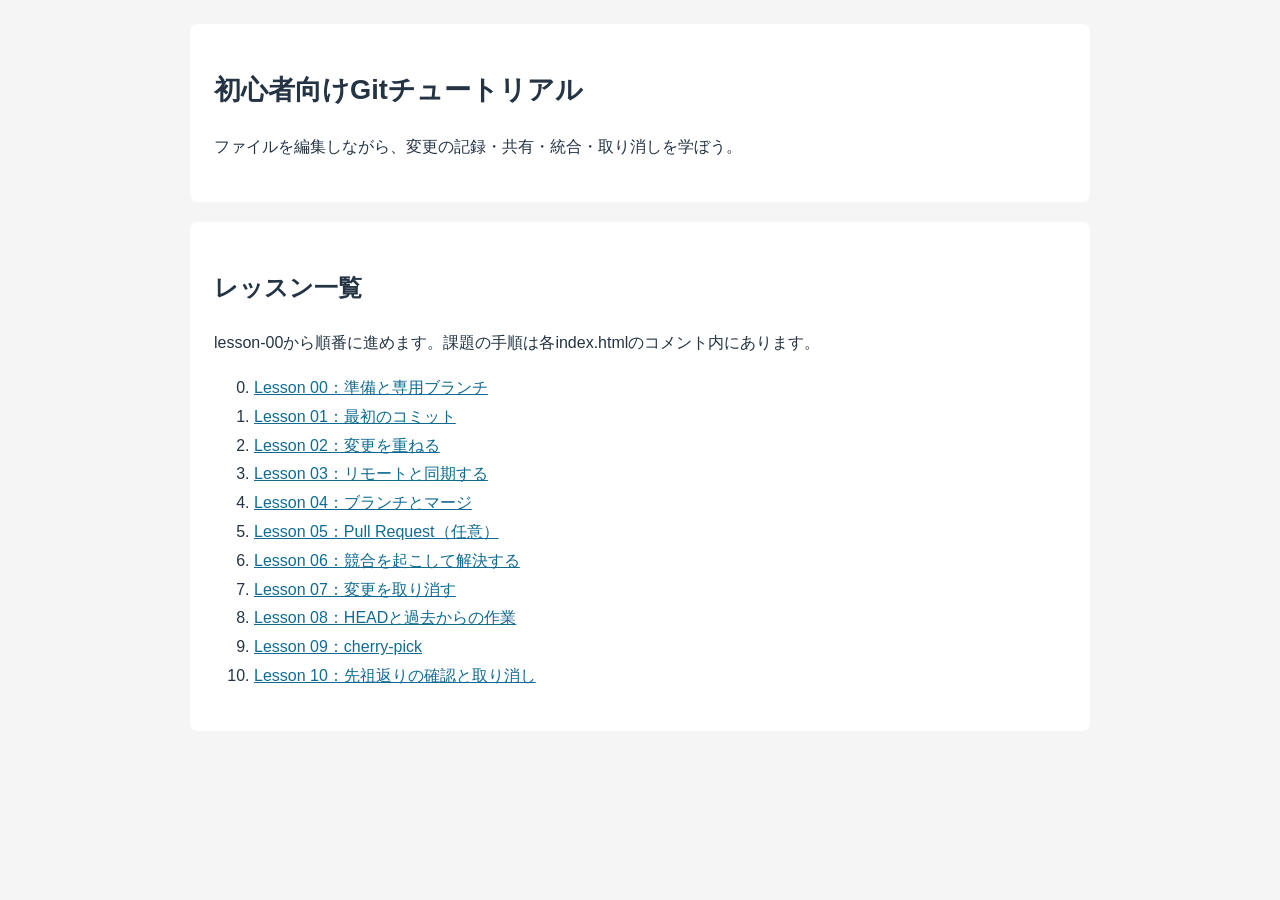
<file: index.html>
<!DOCTYPE html>
<html lang="ja">
<head>
  <meta charset="UTF-8">
  <meta name="viewport" content="width=device-width, initial-scale=1.0">
  <title>初心者向けGitチュートリアル</title>
  <link rel="stylesheet" href="assets/css/style.css">
</head>
<body>
  <header><h1>初心者向けGitチュートリアル</h1><p>ファイルを編集しながら、変更の記録・共有・統合・取り消しを学ぼう。</p></header>
  <main><h2>レッスン一覧</h2><p>lesson-00から順番に進めます。課題の手順は各index.htmlのコメント内にあります。</p><ol start="0">
      <li><a href="lesson-00/index.html">Lesson 00：準備と専用ブランチ</a></li>
      <li><a href="lesson-01/index.html">Lesson 01：最初のコミット</a></li>
      <li><a href="lesson-02/index.html">Lesson 02：変更を重ねる</a></li>
      <li><a href="lesson-03/index.html">Lesson 03：リモートと同期する</a></li>
      <li><a href="lesson-04/index.html">Lesson 04：ブランチとマージ</a></li>
      <li><a href="lesson-05/index.html">Lesson 05：Pull Request（任意）</a></li>
      <li><a href="lesson-06/index.html">Lesson 06：競合を起こして解決する</a></li>
      <li><a href="lesson-07/index.html">Lesson 07：変更を取り消す</a></li>
      <li><a href="lesson-08/index.html">Lesson 08：HEADと過去からの作業</a></li>
      <li><a href="lesson-09/index.html">Lesson 09：cherry-pick</a></li>
      <li><a href="lesson-10/index.html">Lesson 10：先祖返りの確認と取り消し</a></li>
  </ol></main>
</body>
</html>
</file>
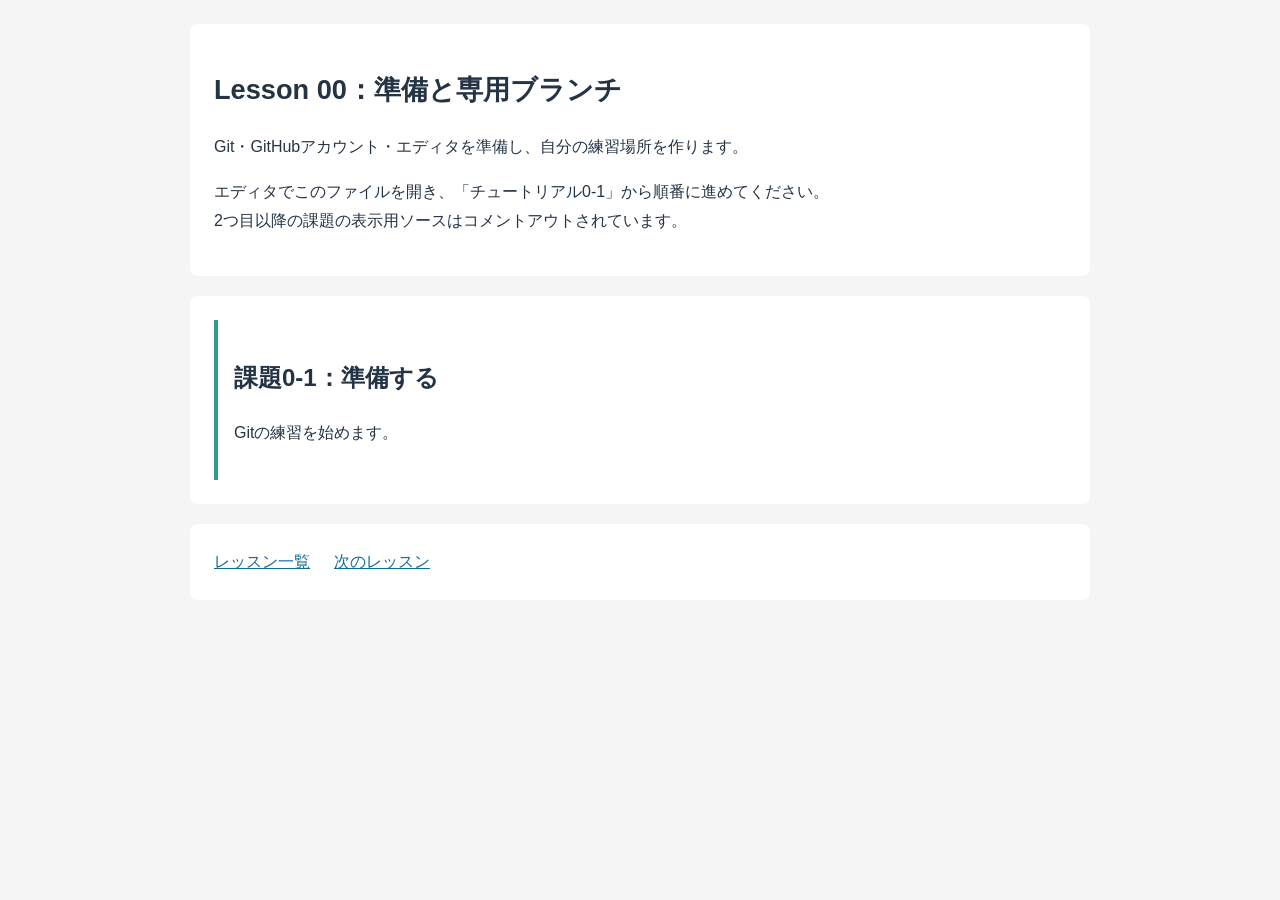
<file: lesson-00/index.html>
<!DOCTYPE html>
<html lang="ja">
<head>
  <meta charset="UTF-8">
  <meta name="viewport" content="width=device-width, initial-scale=1.0">
  <title>Lesson 00：準備と専用ブランチ | Gitチュートリアル</title>
  <link rel="stylesheet" href="../assets/css/style.css">
</head>
<body>
  <header>
    <h1>Lesson 00：準備と専用ブランチ</h1>
    <p>Git・GitHubアカウント・エディタを準備し、自分の練習場所を作ります。</p>
    <p>エディタでこのファイルを開き、「チュートリアル0-1」から順番に進めてください。<br>2つ目以降の課題の表示用ソースはコメントアウトされています。</p>
  </header>
  <main>
  <!--
    【チュートリアル0-1】準備する
    1. GitHubでこのリポジトリを自分のアカウントへForkしてください。READMEの手順ですでにFork済みなら、そのForkを使います。
    2. 自分のForkのURLで git clone <URL> を実行し、作成されたフォルダへ移動します。すでにclone済みなら、同じフォルダを使います。
    3. git --version と git remote -v でGitとorigin（自分のFork）を確認します。
    4. git config user.name と git config user.email を確認します。未設定なら git config user.name "名前" と git config user.email "メール" で、このリポジトリに設定します。
    5. 完了条件：originが自分のForkを指し、コミット用の名前とメールが設定されている。
  -->
  <section>
    <h2>課題0-1：準備する</h2>
    <p>Gitの練習を始めます。</p>
  </section>
  <!--
    【チュートリアル0-2】専用ブランチを作る
    1. この課題のソースを囲むコメントを解除します。
    2. 以降のコマンド内の yourname は自分の識別名に置き換えます。
    3. git switch -c practice/yourname で専用のマージ先を作ります。
    4. git push -u origin practice/yourname で、専用ブランチをリモートへプッシュします。認証が必要な場合はGitHubの案内に従います。
    5. この課題ではファイルをコミットせず、git restore lesson-00/index.html でコメント解除を取り消します。
    6. 完了条件：未コミットの変更がなく、GitHubに practice/yourname がある。既存コミットを指すブランチなので、空コミットは不要です。
    7. 次のlesson-01から、この専用ブランチで順番に進めます。
  -->
  <!-- 次の課題のソース：この下のコメント開始行と、ソースの後のコメント終了行だけを削除します -->
  <!--
  <section>
    <h2>課題0-2：専用ブランチを作る</h2>
    <p>自分専用の練習ブランチを作りました。</p>
  </section>
  -->
  <!-- 次の課題のソースはここまで -->
  </main>
  <nav><a href="../index.html">レッスン一覧</a> <a href="../lesson-01/index.html">次のレッスン</a></nav>
</body>
</html>
</file>
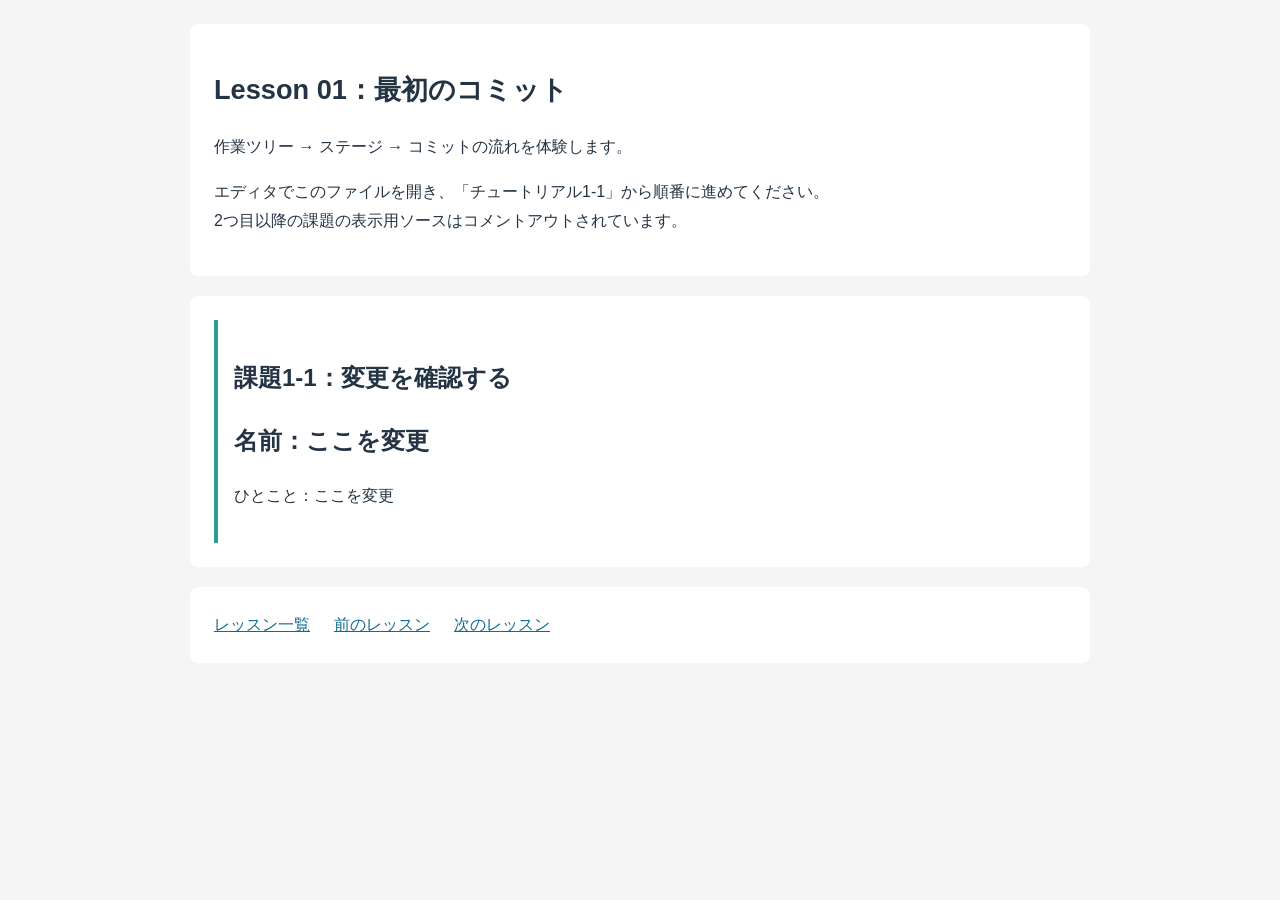
<file: lesson-01/index.html>
<!DOCTYPE html>
<html lang="ja">
<head>
  <meta charset="UTF-8">
  <meta name="viewport" content="width=device-width, initial-scale=1.0">
  <title>Lesson 01：最初のコミット | Gitチュートリアル</title>
  <link rel="stylesheet" href="../assets/css/style.css">
</head>
<body>
  <header>
    <h1>Lesson 01：最初のコミット</h1>
    <p>作業ツリー → ステージ → コミットの流れを体験します。</p>
    <p>エディタでこのファイルを開き、「チュートリアル1-1」から順番に進めてください。<br>2つ目以降の課題の表示用ソースはコメントアウトされています。</p>
  </header>
  <main>
  <!--
    【チュートリアル1-1】変更を確認する
    1. git switch practice/yourname と git status で作業場所を確認します。
    2. 下の「名前」と「ひとこと」を自分の自己紹介に変更し、保存してブラウザで確認します。
    3. git diff -- lesson-01/index.html で、変更した行を確認します。
    4. 完了条件：画面と差分に自分の自己紹介が表示される。
  -->
  <section>
    <h2>課題1-1：変更を確認する</h2>
    <div>
      <h2>名前：ここを変更</h2>
      <p>ひとこと：ここを変更</p>
    </div>
  </section>
  <!--
    【チュートリアル1-2】ステージして記録する
    1. この課題のソースを囲むコメントを解除します。
    2. git add lesson-01/index.html でステージします。
    3. git diff --staged でコミットする内容を確認します。git diff は未ステージの差分を表示するので、空でも正常です。
    4. git commit -m "自己紹介を追加" を実行します。
    5. git status と git log -1 --oneline で結果を確認します。
    6. 完了条件：変更が記録され、未コミットの変更がない。
  -->
  <!-- 次の課題のソース：この下のコメント開始行と、ソースの後のコメント終了行だけを削除します -->
  <!--
  <section>
    <h2>課題1-2：ステージして記録する</h2>
    <p>初めてのコミットを記録しました。</p>
  </section>
  -->
  <!-- 次の課題のソースはここまで -->
  </main>
  <nav><a href="../index.html">レッスン一覧</a> <a href="../lesson-00/index.html">前のレッスン</a> <a href="../lesson-02/index.html">次のレッスン</a></nav>
</body>
</html>
</file>
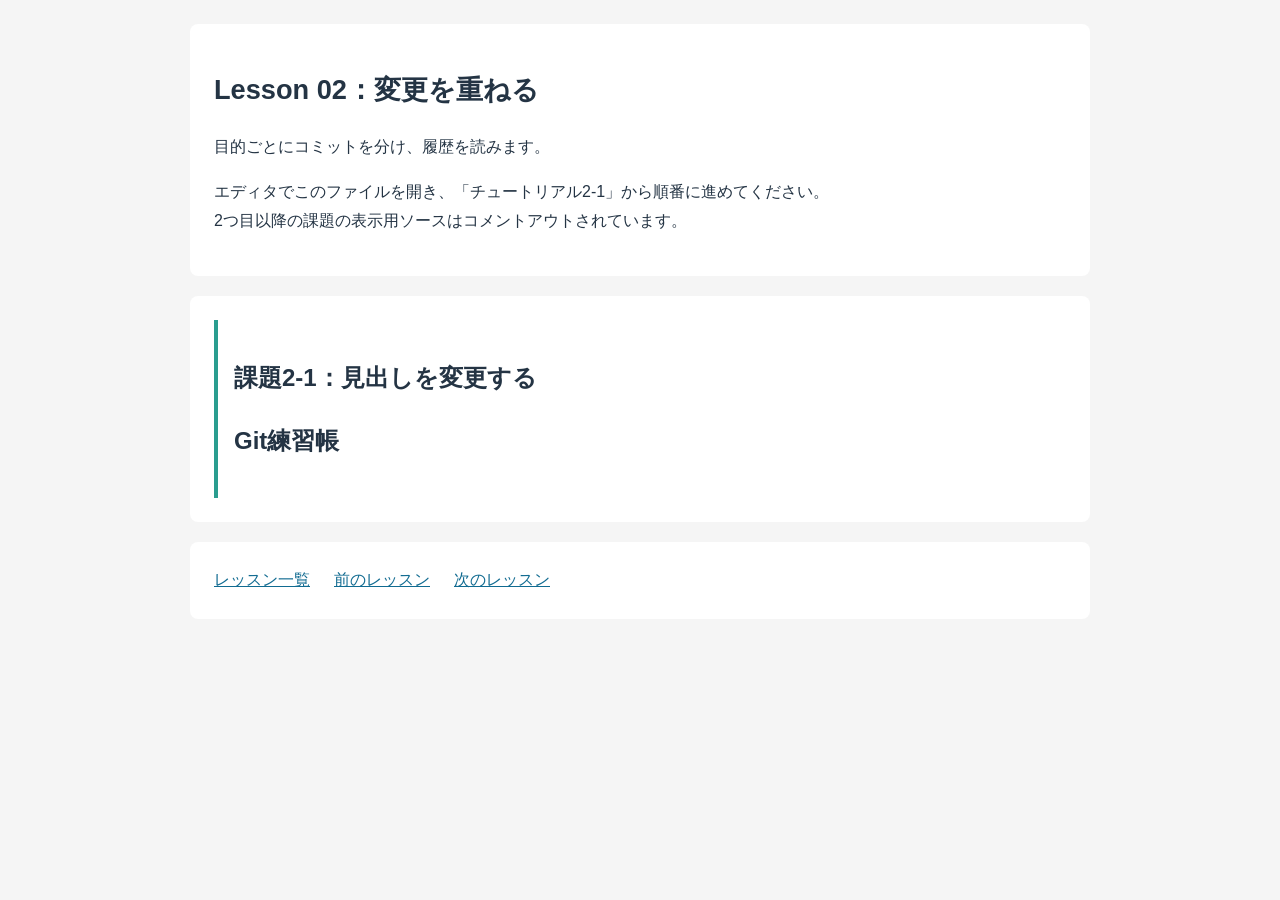
<file: lesson-02/index.html>
<!DOCTYPE html>
<html lang="ja">
<head>
  <meta charset="UTF-8">
  <meta name="viewport" content="width=device-width, initial-scale=1.0">
  <title>Lesson 02：変更を重ねる | Gitチュートリアル</title>
  <link rel="stylesheet" href="../assets/css/style.css">
</head>
<body>
  <header>
    <h1>Lesson 02：変更を重ねる</h1>
    <p>目的ごとにコミットを分け、履歴を読みます。</p>
    <p>エディタでこのファイルを開き、「チュートリアル2-1」から順番に進めてください。<br>2つ目以降の課題の表示用ソースはコメントアウトされています。</p>
  </header>
  <main>
  <!--
    【チュートリアル2-1】見出しを変更する
    1. 下の見出しを「わたしのGit練習帳」に変更します。
    2. git diff で確認し、git add lesson-02/index.html と git commit -m "練習帳の見出しを変更" を実行します。
    3. 完了条件：見出しの変更だけを記録したコミットがある。
  -->
  <section>
    <h2>課題2-1：見出しを変更する</h2>
    <h2>Git練習帳</h2>
  </section>
  <!--
    【チュートリアル2-2】別の変更を記録する
    1. この課題のソースを囲むコメントを解除します。
    2. 下のp要素に style="color: teal;" を追加します。
    3. git diff で確認し、git add lesson-02/index.html と git commit -m "練習メモに色を付ける" を実行します。
    4. git log --oneline -5 と git show HEAD で履歴と最新の変更を確認します。
    5. 完了条件：見出しと色の変更が別々のコミットになっている。
  -->
  <!-- 次の課題のソース：この下のコメント開始行と、ソースの後のコメント終了行だけを削除します -->
  <!--
  <section>
    <h2>課題2-2：別の変更を記録する</h2>
    <p>少しずつ変更を記録します。</p>
  </section>
  -->
  <!-- 次の課題のソースはここまで -->
  </main>
  <nav><a href="../index.html">レッスン一覧</a> <a href="../lesson-01/index.html">前のレッスン</a> <a href="../lesson-03/index.html">次のレッスン</a></nav>
</body>
</html>
</file>
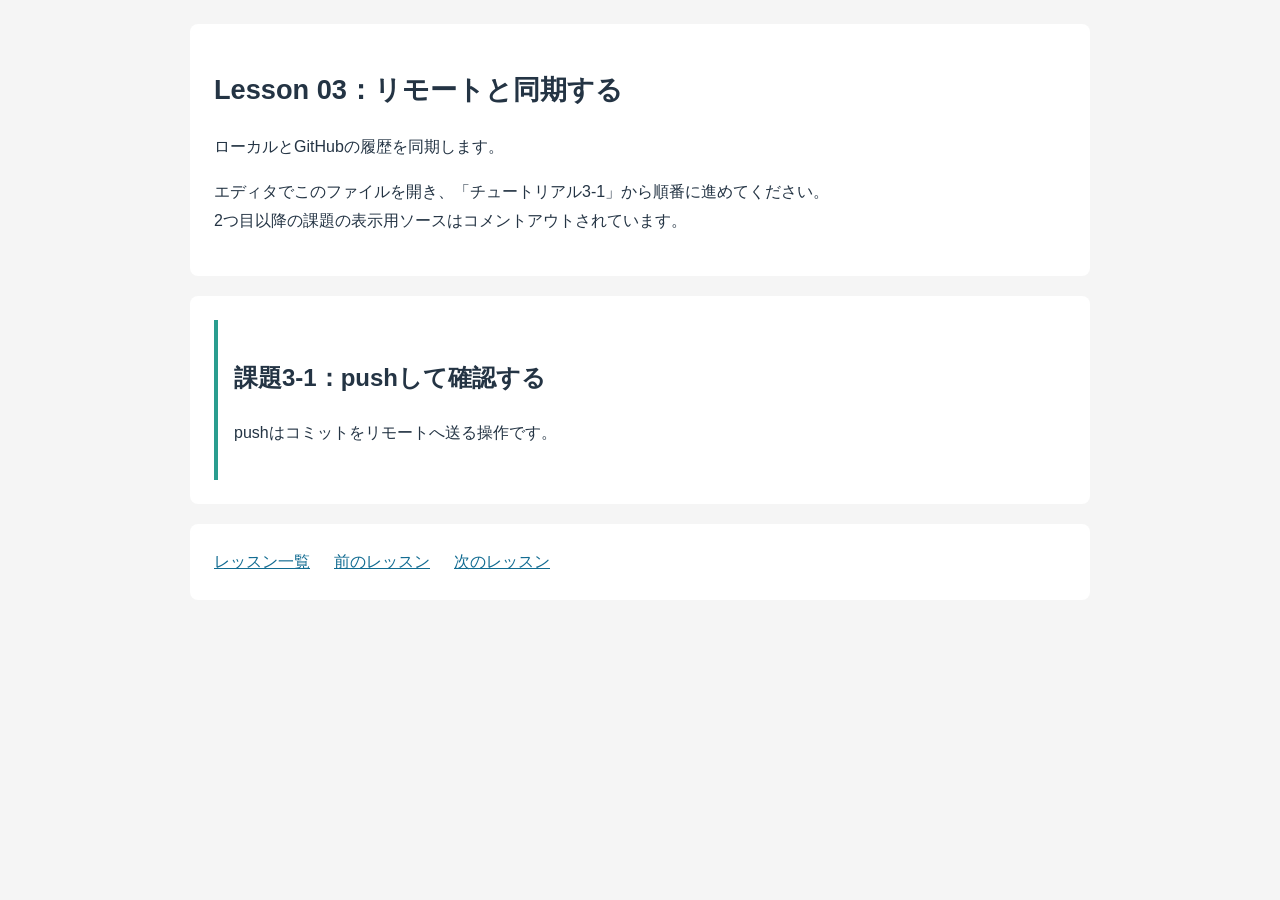
<file: lesson-03/index.html>
<!DOCTYPE html>
<html lang="ja">
<head>
  <meta charset="UTF-8">
  <meta name="viewport" content="width=device-width, initial-scale=1.0">
  <title>Lesson 03：リモートと同期する | Gitチュートリアル</title>
  <link rel="stylesheet" href="../assets/css/style.css">
</head>
<body>
  <header>
    <h1>Lesson 03：リモートと同期する</h1>
    <p>ローカルとGitHubの履歴を同期します。</p>
    <p>エディタでこのファイルを開き、「チュートリアル3-1」から順番に進めてください。<br>2つ目以降の課題の表示用ソースはコメントアウトされています。</p>
  </header>
  <main>
  <!--
    【チュートリアル3-1】pushして確認する
    1. 未コミットの変更がないことを確認します。
    2. git push を実行します。
    3. GitHubで practice/yourname を選び、lesson-02/index.html とコミット履歴を確認します。
    4. 完了条件：ローカルで作成したコミットがGitHubでも見える。
  -->
  <section>
    <h2>課題3-1：pushして確認する</h2>
    <p>pushはコミットをリモートへ送る操作です。</p>
  </section>
  <!--
    【チュートリアル3-2】fetchして取り込む
    1. この課題のソースを囲むコメントはまだ解除しません。最初に未コミットの変更がないことを確認します。
    2. GitHubの practice/yourname 上で、このファイルの下にある「同期前」を「同期できました」に編集し、同じブランチへ直接コミットします。
    3. ローカルで git fetch origin を実行します。fetchだけでは作業ファイルは変わりません。
    4. git log --oneline HEAD..origin/practice/yourname で取得したコミットを確認します。
    5. git pull --ff-only で取り込みます。失敗したらローカル側にも独自コミットがないか確認し、この演習ではforce pushせず履歴を見比べます。
    6. 取り込めたら、この課題のソースを囲むコメントを解除し、git add lesson-03/index.html と git commit -m "同期結果を表示"、git push を実行します。
    7. 完了条件：画面に「同期できました」が表示され、未コミットの変更がないこと。
  -->
  <!-- 次の課題のソース：この下のコメント開始行と、ソースの後のコメント終了行だけを削除します -->
  <!--
  <section>
    <h2>課題3-2：fetchして取り込む</h2>
    <p>同期前</p>
  </section>
  -->
  <!-- 次の課題のソースはここまで -->
  </main>
  <nav><a href="../index.html">レッスン一覧</a> <a href="../lesson-02/index.html">前のレッスン</a> <a href="../lesson-04/index.html">次のレッスン</a></nav>
</body>
</html>
</file>
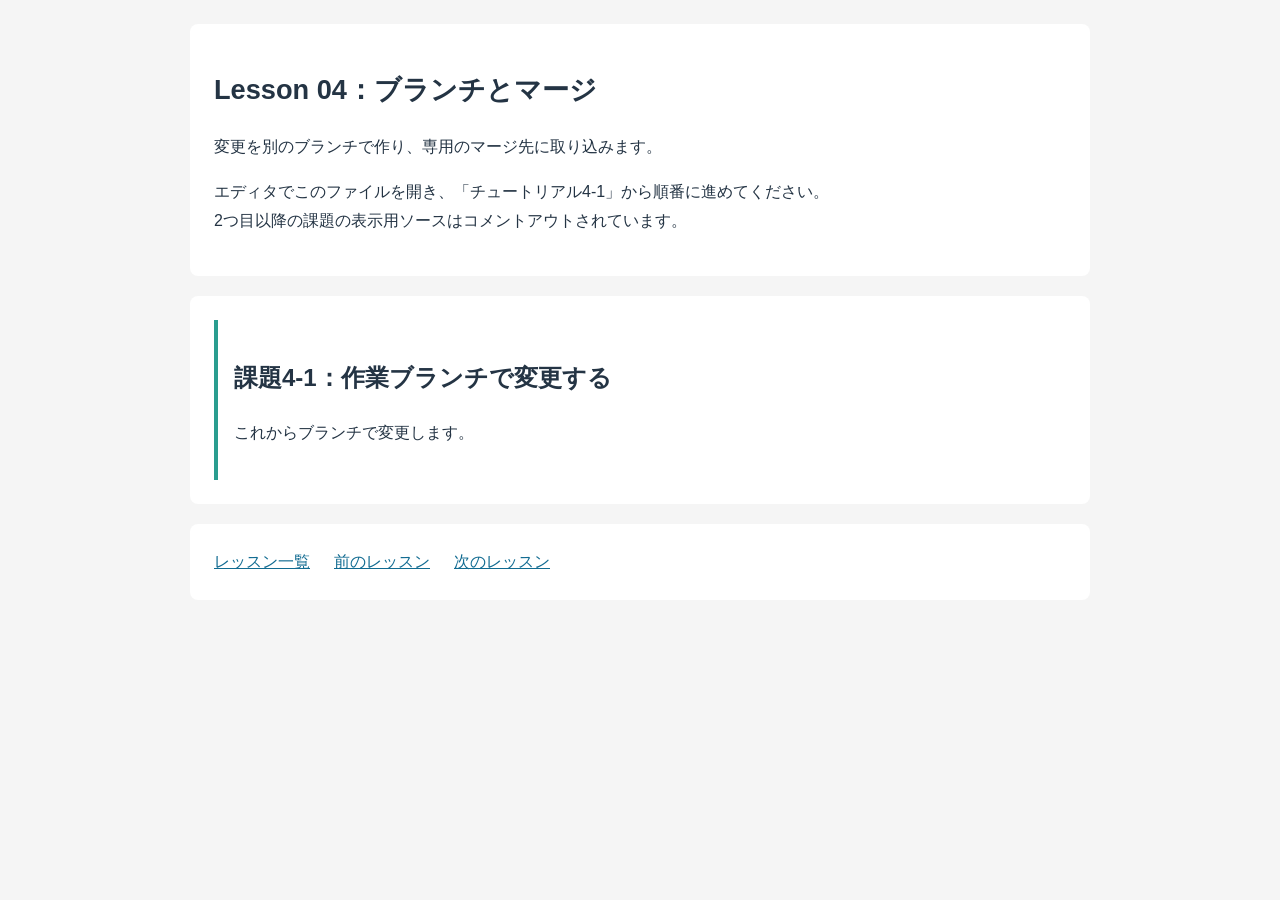
<file: lesson-04/index.html>
<!DOCTYPE html>
<html lang="ja">
<head>
  <meta charset="UTF-8">
  <meta name="viewport" content="width=device-width, initial-scale=1.0">
  <title>Lesson 04：ブランチとマージ | Gitチュートリアル</title>
  <link rel="stylesheet" href="../assets/css/style.css">
</head>
<body>
  <header>
    <h1>Lesson 04：ブランチとマージ</h1>
    <p>変更を別のブランチで作り、専用のマージ先に取り込みます。</p>
    <p>エディタでこのファイルを開き、「チュートリアル4-1」から順番に進めてください。<br>2つ目以降の課題の表示用ソースはコメントアウトされています。</p>
  </header>
  <main>
  <!--
    【チュートリアル4-1】作業ブランチで変更する
    1. git switch practice/yourname と git status で、専用ブランチにいて未コミットの変更がないことを確認します。
    2. git switch -c feature/yourname-lesson-04 で作業ブランチを作ります。
    3. 下の文章を「ブランチで作った変更です」に変更します。
    4. git add lesson-04/index.html と git commit -m "ブランチで案内文を変更" を実行します。
    5. 完了条件：作業ブランチに新しいコミットがある。
  -->
  <section>
    <h2>課題4-1：作業ブランチで変更する</h2>
    <p>これからブランチで変更します。</p>
  </section>
  <!--
    【チュートリアル4-2】専用ブランチへマージする
    1. この課題のソースを囲むコメントはマージが終わってから解除します。
    2. git switch practice/yourname で戻り、文章が変更前に戻ることを確認します。
    3. git merge --no-ff feature/yourname-lesson-04 -m "lesson-04の変更を統合" を実行します。
    4. git log --graph --oneline --all -12 で分岐と統合を確認します。
    5. この課題のソースを囲むコメントを解除し、git add lesson-04/index.html と git commit -m "マージの完了を記録"、git push を実行します。
    6. 完了条件：専用ブランチにも変更があり、マージコミットを確認できる。
  -->
  <!-- 次の課題のソース：この下のコメント開始行と、ソースの後のコメント終了行だけを削除します -->
  <!--
  <section>
    <h2>課題4-2：専用ブランチへマージする</h2>
    <p>ブランチの変更を統合しました。</p>
  </section>
  -->
  <!-- 次の課題のソースはここまで -->
  </main>
  <nav><a href="../index.html">レッスン一覧</a> <a href="../lesson-03/index.html">前のレッスン</a> <a href="../lesson-05/index.html">次のレッスン</a></nav>
</body>
</html>
</file>
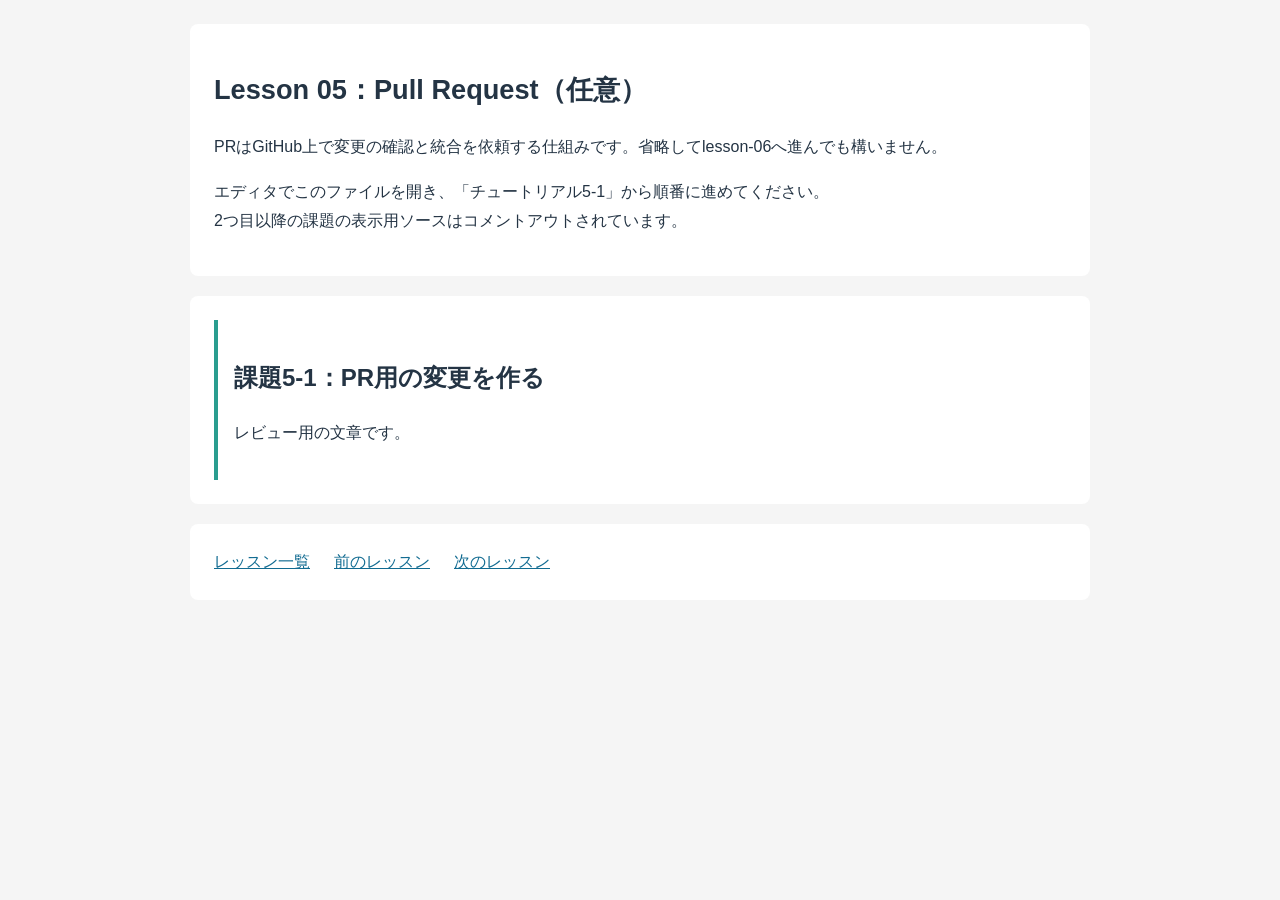
<file: lesson-05/index.html>
<!DOCTYPE html>
<html lang="ja">
<head>
  <meta charset="UTF-8">
  <meta name="viewport" content="width=device-width, initial-scale=1.0">
  <title>Lesson 05：Pull Request（任意） | Gitチュートリアル</title>
  <link rel="stylesheet" href="../assets/css/style.css">
</head>
<body>
  <header>
    <h1>Lesson 05：Pull Request（任意）</h1>
    <p>PRはGitHub上で変更の確認と統合を依頼する仕組みです。省略してlesson-06へ進んでも構いません。</p>
    <p>エディタでこのファイルを開き、「チュートリアル5-1」から順番に進めてください。<br>2つ目以降の課題の表示用ソースはコメントアウトされています。</p>
  </header>
  <main>
  <!--
    【チュートリアル5-1】PR用の変更を作る
    1. git switch practice/yourname で、未コミットの変更がないことを確認します。
    2. git switch -c feature/yourname-lesson-05 を実行します。
    3. 下の文章を「レビューをお願いします」に変更します。
    4. git add lesson-05/index.html と git commit -m "レビュー用の文章を追加" を実行します。
    5. git push -u origin feature/yourname-lesson-05 を実行します。
    6. 完了条件：GitHubに作業ブランチがある。
  -->
  <section>
    <h2>課題5-1：PR用の変更を作る</h2>
    <p>レビュー用の文章です。</p>
  </section>
  <!--
    【チュートリアル5-2】PRで統合する
    1. この課題のソースを囲むコメントはPRのマージとpullが終わってから解除します。
    2. 自分のFork内で、baseを practice/yourname、compareを feature/yourname-lesson-05 にしたPRを作成します。元の教材リポジトリ宛てにしないよう確認してください。
    3. 目的・変更内容・確認したことを書き、Files changedで差分を読みます。
    4. 自分で確認するか、協力者にレビューしてもらい、PRをマージします。
    5. git switch practice/yourname と git pull --ff-only で反映します。
    6. この課題のソースを囲むコメントを解除し、git add lesson-05/index.html と git commit -m "PRの完了を記録"、git push を実行します。
    7. 完了条件：PRがMergedとなり、ローカルにも変更がある。
  -->
  <!-- 次の課題のソース：この下のコメント開始行と、ソースの後のコメント終了行だけを削除します -->
  <!--
  <section>
    <h2>課題5-2：PRで統合する</h2>
    <p>PRの差分を確認して統合しました。</p>
  </section>
  -->
  <!-- 次の課題のソースはここまで -->
  </main>
  <nav><a href="../index.html">レッスン一覧</a> <a href="../lesson-04/index.html">前のレッスン</a> <a href="../lesson-06/index.html">次のレッスン</a></nav>
</body>
</html>
</file>
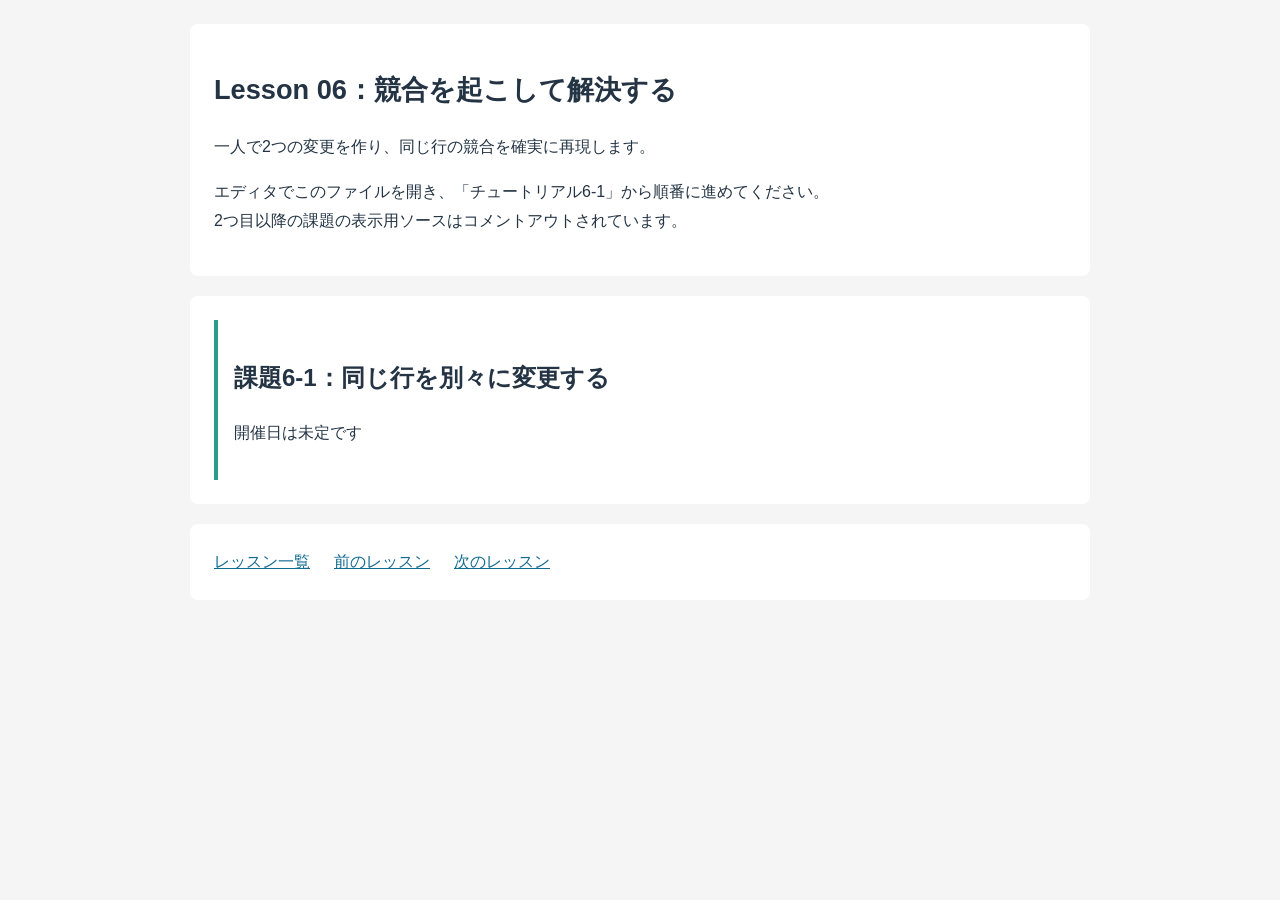
<file: lesson-06/index.html>
<!DOCTYPE html>
<html lang="ja">
<head>
  <meta charset="UTF-8">
  <meta name="viewport" content="width=device-width, initial-scale=1.0">
  <title>Lesson 06：競合を起こして解決する | Gitチュートリアル</title>
  <link rel="stylesheet" href="../assets/css/style.css">
</head>
<body>
  <header>
    <h1>Lesson 06：競合を起こして解決する</h1>
    <p>一人で2つの変更を作り、同じ行の競合を確実に再現します。</p>
    <p>エディタでこのファイルを開き、「チュートリアル6-1」から順番に進めてください。<br>2つ目以降の課題の表示用ソースはコメントアウトされています。</p>
  </header>
  <main>
  <!--
    【チュートリアル6-1】同じ行を別々に変更する
    1. git switch practice/yourname で未コミットの変更がないことを確認します。
    2. git switch -c feature/yourname-lesson-06-a を実行します。
    3. 下の「開催日は未定です」を「開催日は土曜日です」に変更し、git add lesson-06/index.html と git commit -m "開催日を土曜日に変更" を実行します。
    4. git switch practice/yourname の後、git switch -c feature/yourname-lesson-06-b を実行します。Aから作らないことがポイントです。
    5. 同じ行を「開催日は日曜日です」に変更し、git add lesson-06/index.html と git commit -m "開催日を日曜日に変更" を実行します。
    6. 完了条件：同じ分岐元から作ったAとBで、同じ行の内容が異なる。
  -->
  <section>
    <h2>課題6-1：同じ行を別々に変更する</h2>
    <p>開催日は未定です</p>
  </section>
  <!--
    【チュートリアル6-2】競合を解決する
    1. この課題のソースを囲むコメントは、競合の解決後に解除します。
    2. git switch practice/yourname の後、git merge feature/yourname-lesson-06-a を実行します。
    3. git merge feature/yourname-lesson-06-b を実行すると、CONFLICTが発生します。git statusで確認します。
    4. ファイル内の競合マーカー（小なり記号7個、等号7個、大なり記号7個）と両方の文章を確認します。
    5. この演習では「開催日は土日です」を残す方針とし、競合マーカーと不要な行を消します。現実の作業では意図を確認して決めます。
    6. ブラウザで表示を確認し、git add lesson-06/index.html と git commit -m "開催日の競合を解決" を実行します。
    7. この課題のソースを囲むコメントを解除し、git add lesson-06/index.html と git commit -m "競合解決の完了を記録"、git push を実行します。
    8. 完了条件：未コミットの変更がなく、画面に「開催日は土日です」が表示される。
    9. 途中でマージをやり直す場合：解決コミット前なら git merge --abort でマージ開始前に戻せます。
  -->
  <!-- 次の課題のソース：この下のコメント開始行と、ソースの後のコメント終了行だけを削除します -->
  <!--
  <section>
    <h2>課題6-2：競合を解決する</h2>
    <p>両方の変更の意図を確認して解決しました。</p>
  </section>
  -->
  <!-- 次の課題のソースはここまで -->
  </main>
  <nav><a href="../index.html">レッスン一覧</a> <a href="../lesson-05/index.html">前のレッスン</a> <a href="../lesson-07/index.html">次のレッスン</a></nav>
</body>
</html>
</file>
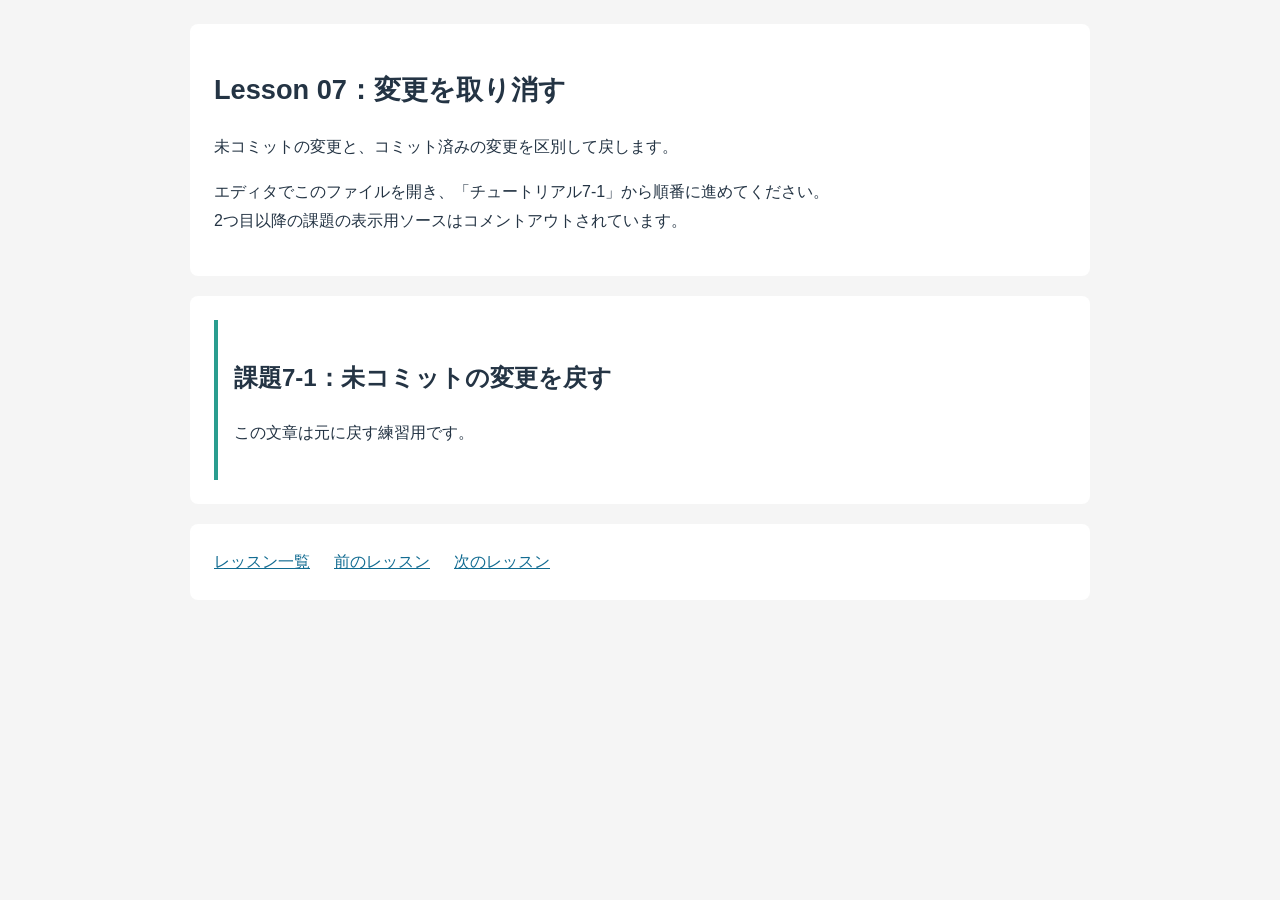
<file: lesson-07/index.html>
<!DOCTYPE html>
<html lang="ja">
<head>
  <meta charset="UTF-8">
  <meta name="viewport" content="width=device-width, initial-scale=1.0">
  <title>Lesson 07：変更を取り消す | Gitチュートリアル</title>
  <link rel="stylesheet" href="../assets/css/style.css">
</head>
<body>
  <header>
    <h1>Lesson 07：変更を取り消す</h1>
    <p>未コミットの変更と、コミット済みの変更を区別して戻します。</p>
    <p>エディタでこのファイルを開き、「チュートリアル7-1」から順番に進めてください。<br>2つ目以降の課題の表示用ソースはコメントアウトされています。</p>
  </header>
  <main>
  <!--
    【チュートリアル7-1】未コミットの変更を戻す
    1. 下の文章を一時的に書き換え、git diffで確認します。まだコミットしません。
    2. git add lesson-07/index.html の後、git restore --staged lesson-07/index.html でステージだけを解除します。編集は残ります。
    3. git diffで確認したうえで git restore lesson-07/index.html を実行します。このファイルの未コミットの編集が破棄されます。
    4. 完了条件：元の文章に戻り、未コミットの変更がない。残したい編集があるときはrestoreを実行しないでください。
  -->
  <section>
    <h2>課題7-1：未コミットの変更を戻す</h2>
    <p>この文章は元に戻す練習用です。</p>
  </section>
  <!--
    【チュートリアル7-2】コミット済みの変更を打ち消す
    1. この課題のソースを囲むコメントを解除し、git add lesson-07/index.html と git commit -m "取り消し演習の準備" を実行します。
    2. 下の「正しい案内」を「間違った案内」に変更し、git add lesson-07/index.html と git commit -m "案内を変更（取り消し対象）" を実行します。
    3. git log -1 --oneline で対象を確認してから git revert --no-edit HEAD を実行します。
    4. git log --oneline -4 と git show HEAD を確認し、git pushします。
    5. 完了条件：「正しい案内」に戻り、元のコミットと打ち消しコミットの両方が履歴にある。
    6. 競合して中断したい場合は git revert --abort。resetとの比較は発展学習とします。
  -->
  <!-- 次の課題のソース：この下のコメント開始行と、ソースの後のコメント終了行だけを削除します -->
  <!--
  <section>
    <h2>課題7-2：コミット済みの変更を打ち消す</h2>
    <p>正しい案内</p>
  </section>
  -->
  <!-- 次の課題のソースはここまで -->
  </main>
  <nav><a href="../index.html">レッスン一覧</a> <a href="../lesson-06/index.html">前のレッスン</a> <a href="../lesson-08/index.html">次のレッスン</a></nav>
</body>
</html>
</file>
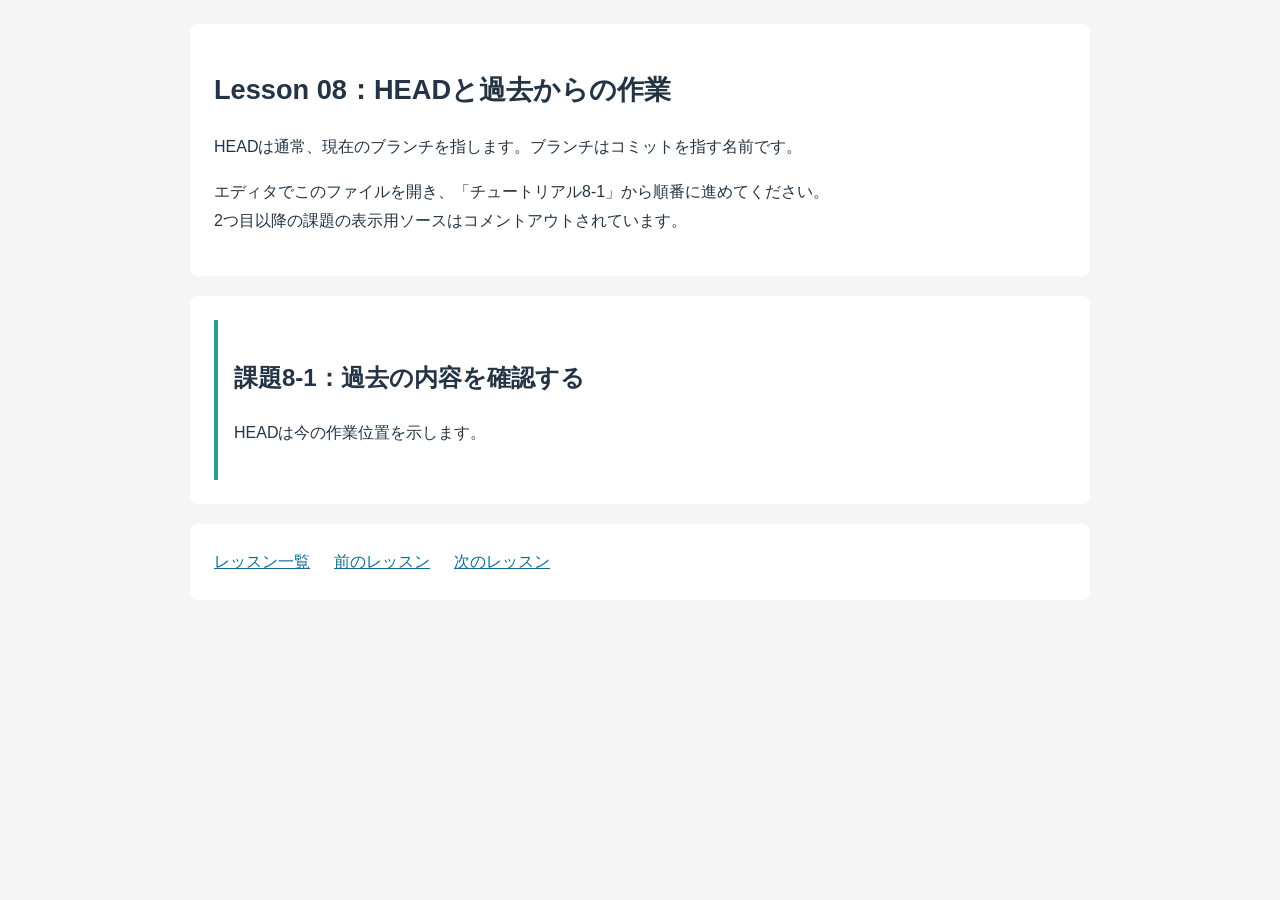
<file: lesson-08/index.html>
<!DOCTYPE html>
<html lang="ja">
<head>
  <meta charset="UTF-8">
  <meta name="viewport" content="width=device-width, initial-scale=1.0">
  <title>Lesson 08：HEADと過去からの作業 | Gitチュートリアル</title>
  <link rel="stylesheet" href="../assets/css/style.css">
</head>
<body>
  <header>
    <h1>Lesson 08：HEADと過去からの作業</h1>
    <p>HEADは通常、現在のブランチを指します。ブランチはコミットを指す名前です。</p>
    <p>エディタでこのファイルを開き、「チュートリアル8-1」から順番に進めてください。<br>2つ目以降の課題の表示用ソースはコメントアウトされています。</p>
  </header>
  <main>
  <!--
    【チュートリアル8-1】過去の内容を確認する
    1. 未コミットの変更がないことを確認します。
    2. git log --oneline -5 から、最新のものを避けて過去のコミットIDを1つ選び、メモします。以下の <過去のID> はその値に置き換えます。
    3. git show <過去のID>:lesson-01/index.html で当時のファイルを確認します。lesson-01が存在するコミットを選んでください。
    4. git switch --detach <過去のID> で当時に移動し、ブラウザを再読み込みして表示とgit statusを確認します。この状態のHEADはコミットを直接指します。
    5. ここでは編集せず、git switch practice/yourname で戻ります。
    6. 完了条件：過去の表示を確認し、元のブランチへ戻れた。
  -->
  <section>
    <h2>課題8-1：過去の内容を確認する</h2>
    <p>HEADは今の作業位置を示します。</p>
  </section>
  <!--
    【チュートリアル8-2】過去から新しい作業を始める
    1. git switch -c feature/yourname-lesson-08 <過去のID> で、先ほどの過去のコミットからブランチを作ります。
    2. その時点の lesson-01/index.html の自己紹介に一文を加え、git add lesson-01/index.html と git commit -m "過去の状態から自己紹介を更新" を実行します。
    3. git log --graph --oneline --all -15 で過去から分岐していることを確認します。
    4. git switch practice/yourname で戻ります。この演習のブランチはマージせず、比較用に残します。
    5. 戻ってからこの課題のソースを囲むコメントを解除し、git add lesson-08/index.html と git commit -m "過去からの分岐を記録"、git push を実行します。
    6. 完了条件：過去を起点とする別ブランチにコミットがあり、元のブランチにも戻れた。
    7. rebaseはコミットを別の土台へ積み直す操作です。この「過去から分岐」とは目的が異なるため、発展学習にします。
  -->
  <!-- 次の課題のソース：この下のコメント開始行と、ソースの後のコメント終了行だけを削除します -->
  <!--
  <section>
    <h2>課題8-2：過去から新しい作業を始める</h2>
    <p>過去のコミットから別の作業を始めました。</p>
  </section>
  -->
  <!-- 次の課題のソースはここまで -->
  </main>
  <nav><a href="../index.html">レッスン一覧</a> <a href="../lesson-07/index.html">前のレッスン</a> <a href="../lesson-09/index.html">次のレッスン</a></nav>
</body>
</html>
</file>
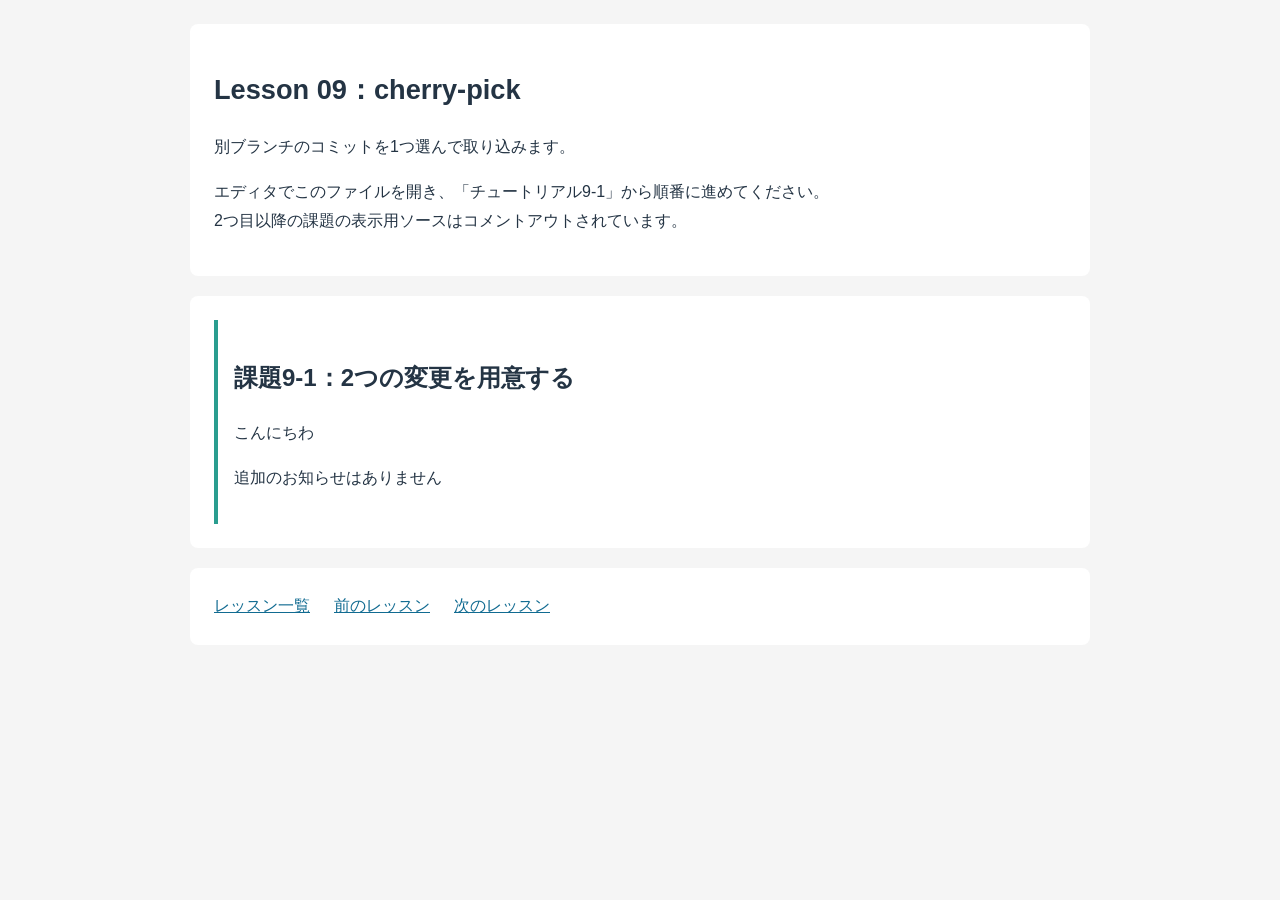
<file: lesson-09/index.html>
<!DOCTYPE html>
<html lang="ja">
<head>
  <meta charset="UTF-8">
  <meta name="viewport" content="width=device-width, initial-scale=1.0">
  <title>Lesson 09：cherry-pick | Gitチュートリアル</title>
  <link rel="stylesheet" href="../assets/css/style.css">
</head>
<body>
  <header>
    <h1>Lesson 09：cherry-pick</h1>
    <p>別ブランチのコミットを1つ選んで取り込みます。</p>
    <p>エディタでこのファイルを開き、「チュートリアル9-1」から順番に進めてください。<br>2つ目以降の課題の表示用ソースはコメントアウトされています。</p>
  </header>
  <main>
  <!--
    【チュートリアル9-1】2つの変更を用意する
    1. git switch practice/yourname で未コミットの変更がないことを確認し、git switch -c feature/yourname-lesson-09 を実行します。
    2. 下の「こんにちわ」を「こんにちは」に直し、git add lesson-09/index.html と git commit -m "あいさつの誤字を修正" を実行します。
    3. git log -1 --oneline で修正コミットのIDをメモします。
    4. 下の「追加のお知らせはありません」を「来週イベントを開催します」に変更し、git add lesson-09/index.html と git commit -m "イベント告知を追加" を実行します。
    5. 完了条件：誤字修正と告知追加が別コミットになっている。
  -->
  <section>
    <h2>課題9-1：2つの変更を用意する</h2>
    <div>
      <p>こんにちわ</p>
      <p>追加のお知らせはありません</p>
    </div>
  </section>
  <!--
    【チュートリアル9-2】修正だけを取り込む
    1. git switch practice/yourname の後、git cherry-pick -x <修正コミットのID> を実行します。
    2. -x は元のコミットIDをコミットメッセージに追記する指定です。git show HEAD と画面で、誤字だけ直り、イベント告知は入っていないことを確認します。
    3. この課題のソースを囲むコメントを解除し、git add lesson-09/index.html と git commit -m "cherry-pickの完了を記録"、git push を実行します。
    4. 完了条件：修正だけ取り込まれ、元のコミットと取り込み先のコミットのIDが異なることを確認できる。
    5. 競合した場合はlesson-06と同様に解決し、git addの後に git cherry-pick --continue。中断は git cherry-pick --abort。
  -->
  <!-- 次の課題のソース：この下のコメント開始行と、ソースの後のコメント終了行だけを削除します -->
  <!--
  <section>
    <h2>課題9-2：修正だけを取り込む</h2>
    <p>必要な変更だけを取り込みました。</p>
  </section>
  -->
  <!-- 次の課題のソースはここまで -->
  </main>
  <nav><a href="../index.html">レッスン一覧</a> <a href="../lesson-08/index.html">前のレッスン</a> <a href="../lesson-10/index.html">次のレッスン</a></nav>
</body>
</html>
</file>
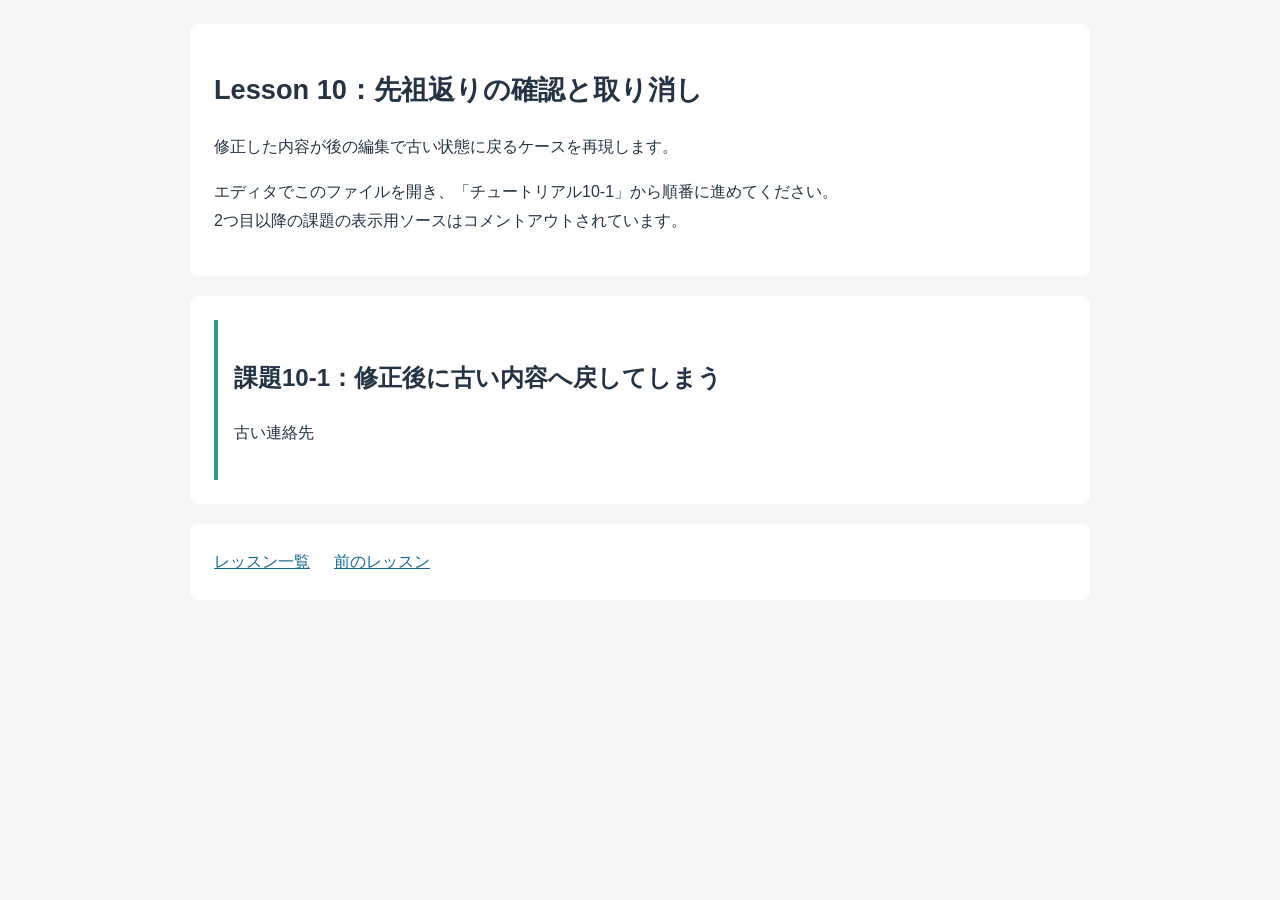
<file: lesson-10/index.html>
<!DOCTYPE html>
<html lang="ja">
<head>
  <meta charset="UTF-8">
  <meta name="viewport" content="width=device-width, initial-scale=1.0">
  <title>Lesson 10：先祖返りの確認と取り消し | Gitチュートリアル</title>
  <link rel="stylesheet" href="../assets/css/style.css">
</head>
<body>
  <header>
    <h1>Lesson 10：先祖返りの確認と取り消し</h1>
    <p>修正した内容が後の編集で古い状態に戻るケースを再現します。</p>
    <p>エディタでこのファイルを開き、「チュートリアル10-1」から順番に進めてください。<br>2つ目以降の課題の表示用ソースはコメントアウトされています。</p>
  </header>
  <main>
  <!--
    【チュートリアル10-1】修正後に古い内容へ戻してしまう
    1. git switch practice/yourname で未コミットの変更がないことを確認します。
    2. 下の「古い連絡先」を「新しい連絡先」に変更し、git add lesson-10/index.html と git commit -m "連絡先を更新" を実行します。
    3. 続いて、同じ行を「古い連絡先」に戻し、git add lesson-10/index.html と git commit -m "古い原稿を上書き（再現用）" を実行します。
    4. 完了条件：更新のコミットは履歴に残っているが、画面は古い内容になっている。
  -->
  <section>
    <h2>課題10-1：修正後に古い内容へ戻してしまう</h2>
    <p>古い連絡先</p>
  </section>
  <!--
    【チュートリアル10-2】原因を見つけて変更を取り消す
    1. この課題のソースを囲むコメントは取り消し後に解除します。
    2. git log -p -- lesson-10/index.html で、このファイルがどのコミットで古くなったか調べます。
    3. git diff HEAD~1 HEAD -- lesson-10/index.html と git blame lesson-10/index.html でも変更箇所を確認します。blameの表示だけで責任や意図を決めつけないようにします。
    4. 直前の再現用コミットだけを取り消すため、git log -1 で確認して git revert --no-edit HEAD を実行します。
    5. 画面と履歴を確認した後、この課題のソースを囲むコメントを解除し、git add lesson-10/index.html と git commit -m "先祖返りの確認と取り消しを記録"、git push を実行します。
    6. 完了条件：「新しい連絡先」に戻り、原因のコミットと取り消しのコミットを説明できる。
    7. ブランチの位置を誤って動かしたケースでは git reflog でローカルのHEAD等の移動記録を調べ、必要なら git branch rescue/yourname <見つけたID> で保護します。reflogは未コミットの編集や、すべての他人の操作を復元する仕組みではありません。
  -->
  <!-- 次の課題のソース：この下のコメント開始行と、ソースの後のコメント終了行だけを削除します -->
  <!--
  <section>
    <h2>課題10-2：原因を見つけて変更を取り消す</h2>
    <p>履歴を調べて、古い内容への上書きを取り消しました。</p>
  </section>
  -->
  <!-- 次の課題のソースはここまで -->
  </main>
  <nav><a href="../index.html">レッスン一覧</a> <a href="../lesson-09/index.html">前のレッスン</a></nav>
</body>
</html>
</file>
<file: assets/css/style.css>
html { font-family: sans-serif; line-height: 1.8; color: #243444; background: #f5f5f5; }
body { max-width: 900px; margin: auto; padding: 24px; }
header, main, nav { background: white; padding: 24px; margin-bottom: 20px; border-radius: 8px; }
h1 { font-size: 1.7rem; }
section { padding: 16px; border-left: 4px solid #2a9d8f; }
a { color: #116b91; }
nav { display: flex; flex-wrap: wrap; gap: 24px; }
code { overflow-wrap: anywhere; }
</file>
